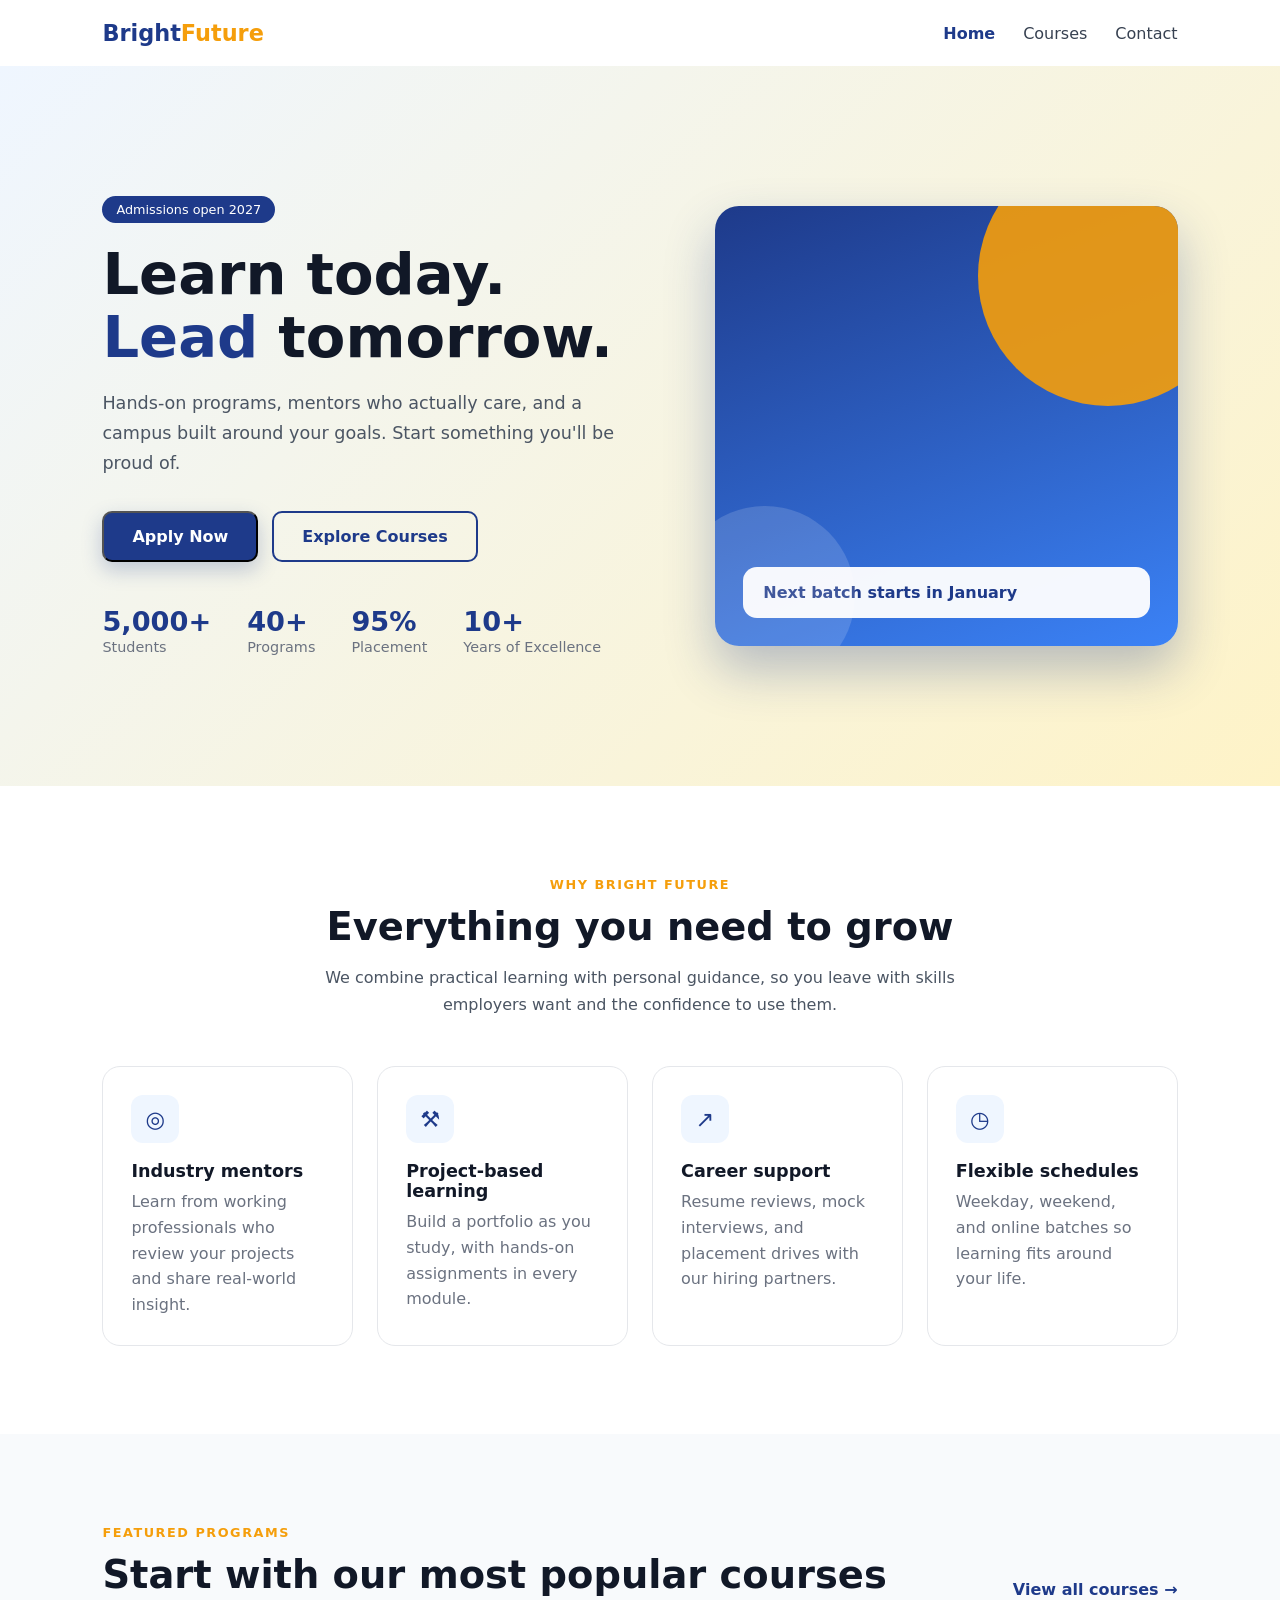
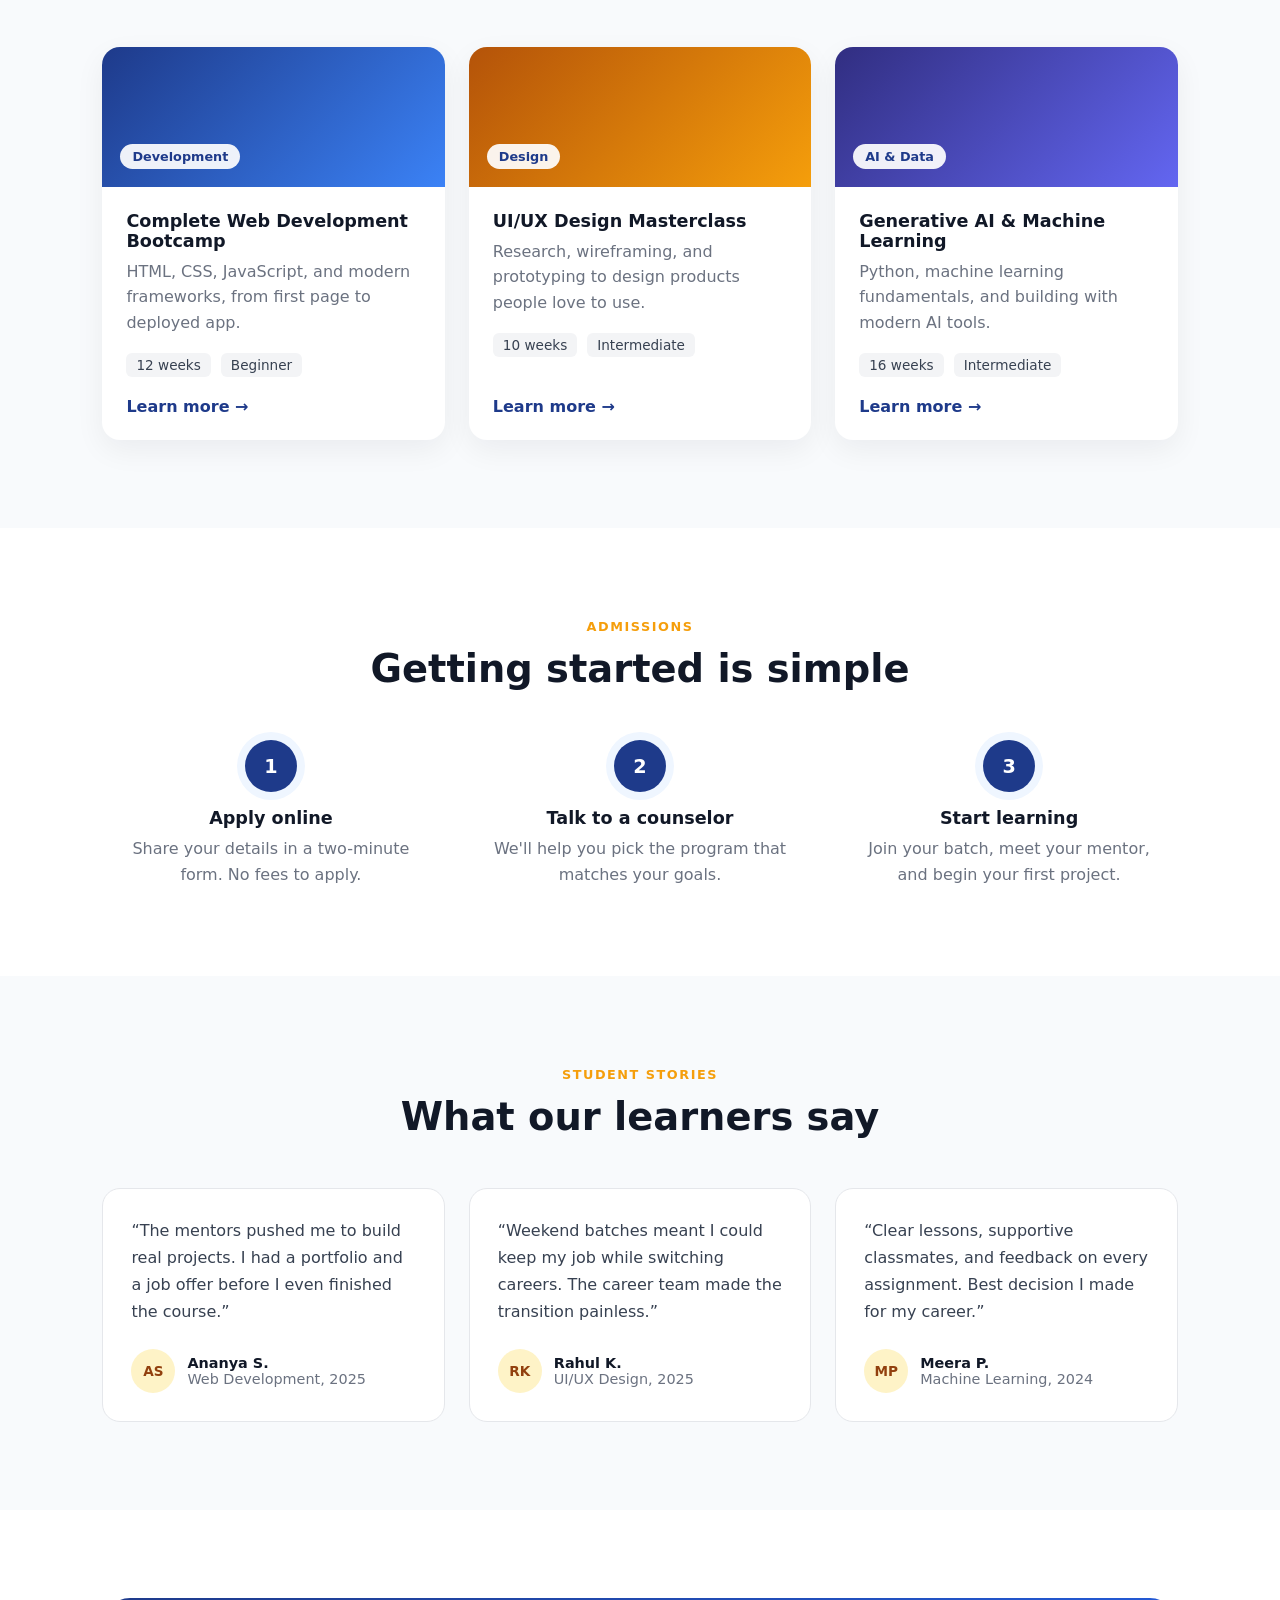
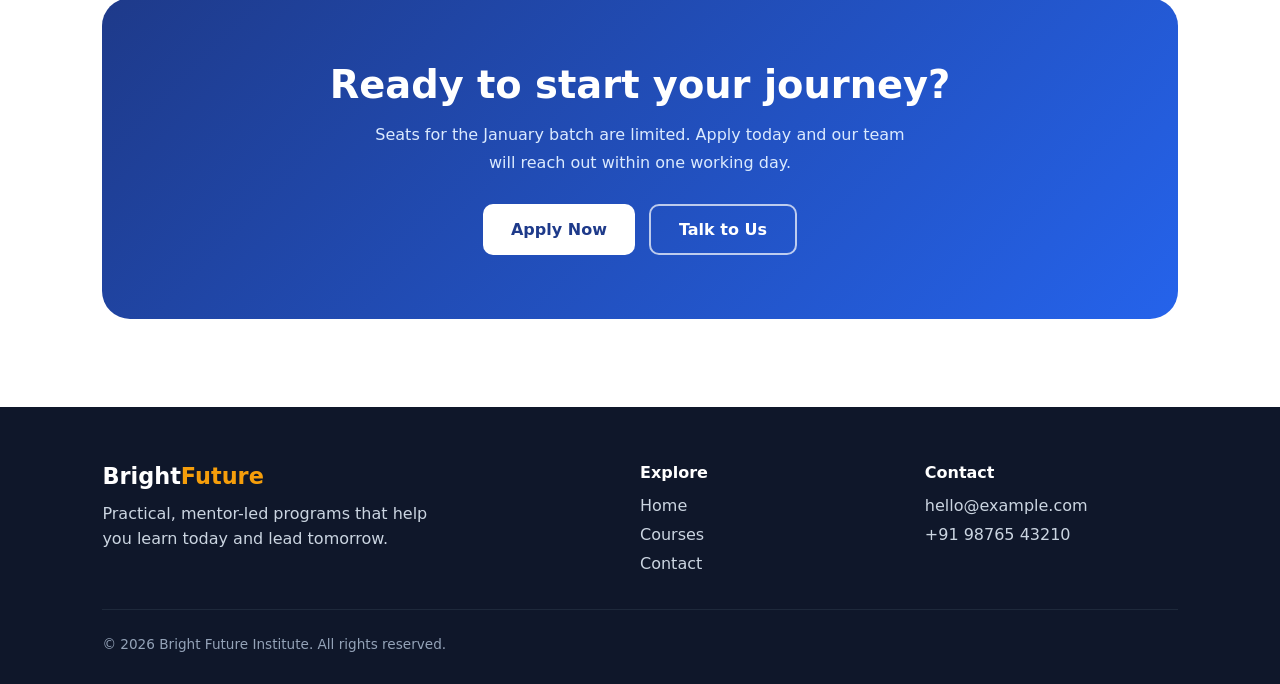
<file: index.html>
<!doctype html>
<html lang="en">
  <head>
    <meta charset="UTF-8" />
    <meta name="viewport" content="width=device-width, initial-scale=1.0" />
    <title>Bright Future Institute</title>
    <link rel="stylesheet" href="style.css" />
  </head>
  <body>
    <nav class="nav" aria-label="Main navigation">
      <div class="logo">Bright<span>Future</span></div>
      <button
        class="menu-toggle"
        type="button"
        aria-expanded="false"
        aria-controls="primary-navigation"
      >
        <span class="menu-toggle-label">Menu</span>
      </button>
      <ul class="nav-links" id="primary-navigation">
        <li><a href="index.html" aria-current="page">Home</a></li>
        <li><a href="course.html">Courses</a></li>
        <li><a href="contact.html">Contact</a></li>
      </ul>
    </nav>

    <section class="hero">
      <div>
        <span class="tag">Admissions open 2027</span>
        <h1>Learn today. <em>Lead</em> tomorrow.</h1>
        <p>
          Hands-on programs, mentors who actually care, and a campus built
          around your goals. Start something you'll be proud of.
        </p>
        <div class="btns">
          <button
            type="button"
            class="btn btn-primary"
            data-open-application
          >
            Apply Now
          </button>
          <a href="course.html" class="btn btn-outline">Explore Courses</a>
        </div>
        <div class="stats">
          <div>
            <strong data-count-target="5000" data-count-suffix="+">5,000+</strong>
            <span>Students</span>
          </div>
          <div>
            <strong data-count-target="40" data-count-suffix="+">40+</strong>
            <span>Programs</span>
          </div>
          <div>
            <strong data-count-target="95" data-count-suffix="%">95%</strong>
            <span>Placement</span>
          </div>
          <div>
            <strong data-count-target="10" data-count-suffix="+">10+</strong>
            <span>Years of Excellence</span>
          </div>
        </div>
      </div>

      <div class="visual">
        <div class="label">Next batch starts in January</div>
      </div>
    </section>

    <main>
      <section class="section" aria-labelledby="why-title">
        <div class="section-head">
          <span class="eyebrow">Why Bright Future</span>
          <h2 id="why-title">Everything you need to grow</h2>
          <p>
            We combine practical learning with personal guidance, so you leave
            with skills employers want and the confidence to use them.
          </p>
        </div>
        <div class="feature-grid">
          <article class="feature">
            <div class="feature-icon" aria-hidden="true">◎</div>
            <h3>Industry mentors</h3>
            <p>Learn from working professionals who review your projects and share real-world insight.</p>
          </article>
          <article class="feature">
            <div class="feature-icon" aria-hidden="true">⚒</div>
            <h3>Project-based learning</h3>
            <p>Build a portfolio as you study, with hands-on assignments in every module.</p>
          </article>
          <article class="feature">
            <div class="feature-icon" aria-hidden="true">↗</div>
            <h3>Career support</h3>
            <p>Resume reviews, mock interviews, and placement drives with our hiring partners.</p>
          </article>
          <article class="feature">
            <div class="feature-icon" aria-hidden="true">◷</div>
            <h3>Flexible schedules</h3>
            <p>Weekday, weekend, and online batches so learning fits around your life.</p>
          </article>
        </div>
      </section>

      <section class="section section-alt" aria-labelledby="programs-title">
        <div class="section-head section-head-row">
          <div>
            <span class="eyebrow">Featured programs</span>
            <h2 id="programs-title">Start with our most popular courses</h2>
          </div>
          <a href="course.html" class="text-link">View all courses →</a>
        </div>
        <div class="program-grid">
          <article class="program">
            <div class="program-banner banner-blue">
              <span>Development</span>
            </div>
            <div class="program-body">
              <h3>Complete Web Development Bootcamp</h3>
              <p>HTML, CSS, JavaScript, and modern frameworks, from first page to deployed app.</p>
              <ul class="program-meta">
                <li>12 weeks</li>
                <li>Beginner</li>
              </ul>
              <a href="course.html" class="text-link">Learn more →</a>
            </div>
          </article>
          <article class="program">
            <div class="program-banner banner-amber">
              <span>Design</span>
            </div>
            <div class="program-body">
              <h3>UI/UX Design Masterclass</h3>
              <p>Research, wireframing, and prototyping to design products people love to use.</p>
              <ul class="program-meta">
                <li>10 weeks</li>
                <li>Intermediate</li>
              </ul>
              <a href="course.html" class="text-link">Learn more →</a>
            </div>
          </article>
          <article class="program">
            <div class="program-banner banner-indigo">
              <span>AI &amp; Data</span>
            </div>
            <div class="program-body">
              <h3>Generative AI &amp; Machine Learning</h3>
              <p>Python, machine learning fundamentals, and building with modern AI tools.</p>
              <ul class="program-meta">
                <li>16 weeks</li>
                <li>Intermediate</li>
              </ul>
              <a href="course.html" class="text-link">Learn more →</a>
            </div>
          </article>
        </div>
      </section>

      <section class="section" aria-labelledby="steps-title">
        <div class="section-head">
          <span class="eyebrow">Admissions</span>
          <h2 id="steps-title">Getting started is simple</h2>
        </div>
        <ol class="steps">
          <li>
            <span class="step-number">1</span>
            <h3>Apply online</h3>
            <p>Share your details in a two-minute form. No fees to apply.</p>
          </li>
          <li>
            <span class="step-number">2</span>
            <h3>Talk to a counselor</h3>
            <p>We'll help you pick the program that matches your goals.</p>
          </li>
          <li>
            <span class="step-number">3</span>
            <h3>Start learning</h3>
            <p>Join your batch, meet your mentor, and begin your first project.</p>
          </li>
        </ol>
      </section>

      <section class="section section-alt" aria-labelledby="stories-title">
        <div class="section-head">
          <span class="eyebrow">Student stories</span>
          <h2 id="stories-title">What our learners say</h2>
        </div>
        <div class="testimonial-grid">
          <figure class="testimonial">
            <blockquote>
              “The mentors pushed me to build real projects. I had a portfolio
              and a job offer before I even finished the course.”
            </blockquote>
            <figcaption>
              <span class="avatar" aria-hidden="true">AS</span>
              <span><strong>Ananya S.</strong> Web Development, 2025</span>
            </figcaption>
          </figure>
          <figure class="testimonial">
            <blockquote>
              “Weekend batches meant I could keep my job while switching
              careers. The career team made the transition painless.”
            </blockquote>
            <figcaption>
              <span class="avatar" aria-hidden="true">RK</span>
              <span><strong>Rahul K.</strong> UI/UX Design, 2025</span>
            </figcaption>
          </figure>
          <figure class="testimonial">
            <blockquote>
              “Clear lessons, supportive classmates, and feedback on every
              assignment. Best decision I made for my career.”
            </blockquote>
            <figcaption>
              <span class="avatar" aria-hidden="true">MP</span>
              <span><strong>Meera P.</strong> Machine Learning, 2024</span>
            </figcaption>
          </figure>
        </div>
      </section>

      <section class="cta" aria-labelledby="cta-title">
        <h2 id="cta-title">Ready to start your journey?</h2>
        <p>Seats for the January batch are limited. Apply today and our team will reach out within one working day.</p>
        <div class="btns">
          <button type="button" class="btn btn-light" data-open-application>
            Apply Now
          </button>
          <a href="contact.html" class="btn btn-ghost">Talk to Us</a>
        </div>
      </section>
    </main>

    <footer class="footer">
      <div class="footer-grid">
        <div>
          <div class="logo">Bright<span>Future</span></div>
          <p>Practical, mentor-led programs that help you learn today and lead tomorrow.</p>
        </div>
        <div>
          <h3>Explore</h3>
          <ul>
            <li><a href="index.html">Home</a></li>
            <li><a href="course.html">Courses</a></li>
            <li><a href="contact.html">Contact</a></li>
          </ul>
        </div>
        <div>
          <h3>Contact</h3>
          <ul>
            <li>hello@example.com</li>
            <li>+91 98765 43210</li>
          </ul>
        </div>
      </div>
      <p class="footer-bottom">
        &copy; <span data-year>2026</span> Bright Future Institute. All rights reserved.
      </p>
    </footer>

    <dialog class="application-dialog" aria-labelledby="application-title">
      <button
        class="dialog-close"
        type="button"
        aria-label="Close application form"
      >
        &times;
      </button>
      <h2 id="application-title">Start your application</h2>
      <p>Tell us how to reach you and our admissions team can help you choose a program.</p>
      <form class="application-form">
        <label for="applicant-name">Your name</label>
        <input
          id="applicant-name"
          name="name"
          autocomplete="name"
          required
        />
        <label for="applicant-email">Email address</label>
        <input
          id="applicant-email"
          name="email"
          type="email"
          autocomplete="email"
          required
        />
        <button class="btn btn-primary" type="submit">Continue</button>
        <p class="form-message" role="status" hidden></p>
      </form>
    </dialog>

    <script>
      const menuToggle = document.querySelector(".menu-toggle");
      const navigation = document.querySelector(".nav-links");

      menuToggle.addEventListener("click", () => {
        const isExpanded = menuToggle.getAttribute("aria-expanded") === "true";
        menuToggle.setAttribute("aria-expanded", String(!isExpanded));
        navigation.classList.toggle("is-open", !isExpanded);
      });

      navigation.addEventListener("click", (event) => {
        if (event.target.closest("a")) {
          menuToggle.setAttribute("aria-expanded", "false");
          navigation.classList.remove("is-open");
        }
      });

      const applicationDialog = document.querySelector(".application-dialog");
      const applicationForm = document.querySelector(".application-form");
      const formMessage = document.querySelector(".form-message");

      document.querySelectorAll("[data-open-application]").forEach((button) => {
        button.addEventListener("click", () => {
          applicationForm.reset();
          formMessage.hidden = true;
          applicationDialog.showModal();
        });
      });

      document.querySelector(".dialog-close").addEventListener("click", () => {
        applicationDialog.close();
      });

      applicationDialog.addEventListener("click", (event) => {
        if (event.target === applicationDialog) {
          applicationDialog.close();
        }
      });

      applicationForm.addEventListener("submit", (event) => {
        event.preventDefault();
        const name = new FormData(applicationForm).get("name").trim();
        formMessage.textContent = `Thanks, ${name}! This demo doesn't send your application yet.`;
        formMessage.hidden = false;
      });

      document.querySelector("[data-year]").textContent = new Date().getFullYear();

      const counters = document.querySelectorAll("[data-count-target]");
      const showCounter = (counter) => {
        const target = Number(counter.dataset.countTarget);
        const suffix = counter.dataset.countSuffix;
        const duration = 900;
        const start = performance.now();

        const updateCounter = (now) => {
          const progress = Math.min((now - start) / duration, 1);
          const value = Math.round(target * progress);
          counter.textContent = `${new Intl.NumberFormat("en-US").format(value)}${suffix}`;
          if (progress < 1) {
            requestAnimationFrame(updateCounter);
          }
        };

        requestAnimationFrame(updateCounter);
      };

      if (
        window.matchMedia("(prefers-reduced-motion: reduce)").matches ||
        !("IntersectionObserver" in window)
      ) {
        counters.forEach((counter) => {
          counter.textContent = `${new Intl.NumberFormat("en-US").format(Number(counter.dataset.countTarget))}${counter.dataset.countSuffix}`;
        });
      } else {
        const statsObserver = new IntersectionObserver((entries, observer) => {
          entries.forEach((entry) => {
            if (entry.isIntersecting) {
              showCounter(entry.target);
              observer.unobserve(entry.target);
            }
          });
        });
        counters.forEach((counter) => statsObserver.observe(counter));
      }
    </script>
  </body>
</html>
</file>
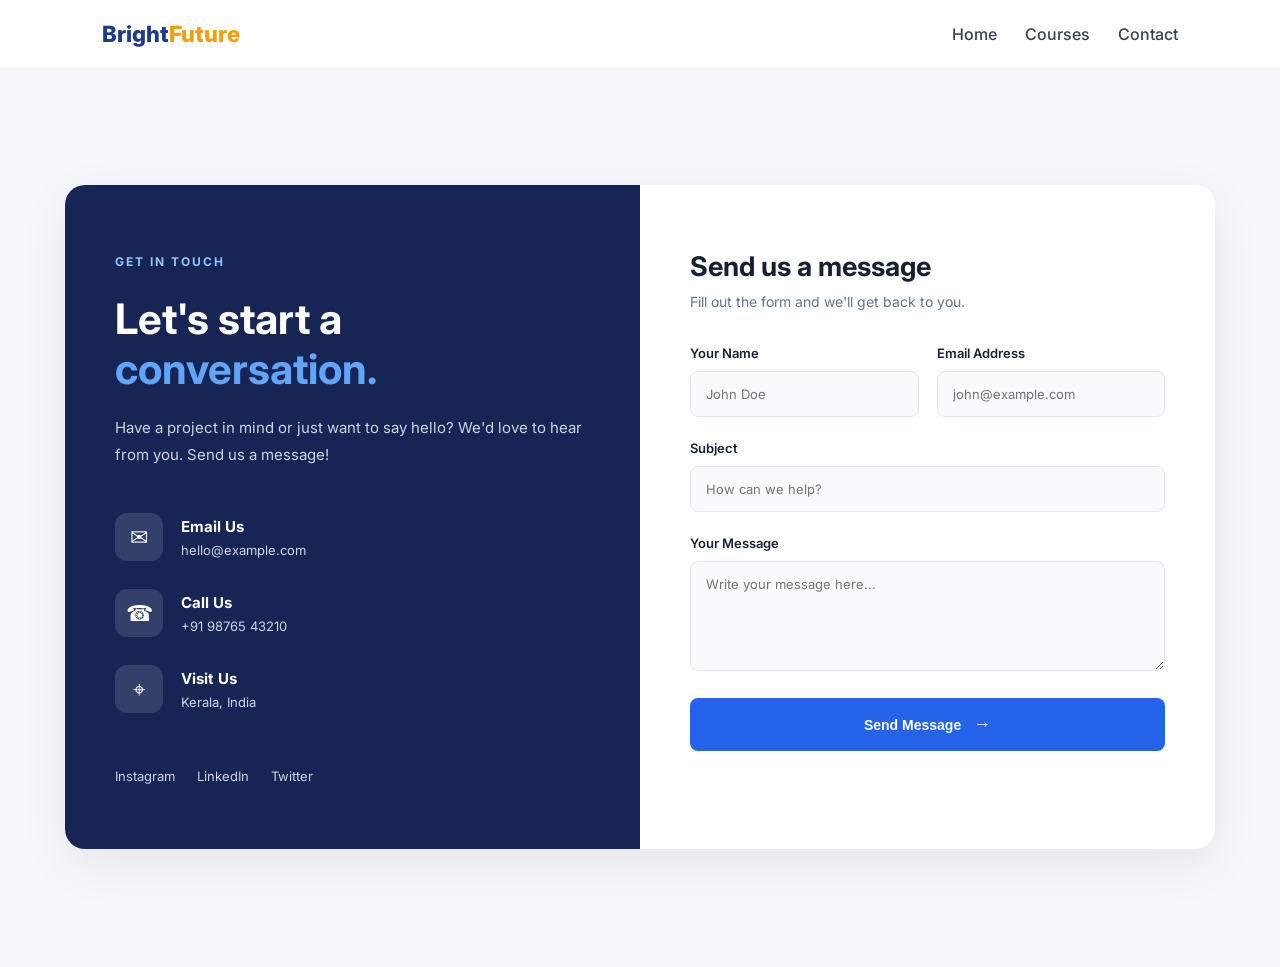
<file: contact.html>
<!DOCTYPE html>
<html lang="en">
<head>
    <meta charset="UTF-8">
    <meta name="viewport" content="width=device-width, initial-scale=1.0">
    <title>Contact Us</title>
    <!-- <link rel="stylesheet" href="style.css"> -->

    <style>

/* Google Font */
@import url('https://fonts.googleapis.com/css2?family=Inter:wght@400;500;600;700;800&display=swap');

* {
    margin: 0;
    padding: 0;
    box-sizing: border-box;
}

body {
    font-family: 'Inter', sans-serif;
    background: #f5f7fb;
    color: #172033;
}
 /* Navbar */
    .nav {
      display: flex;
      justify-content: space-between;
      align-items: center;
      padding: 20px 8%;
      background: #fff;
    }
    .logo { font-size: 1.4rem; font-weight: 800; color: #1e3a8a; }
    .logo span { color: #f59e0b; }
    .nav ul { display: flex; gap: 28px; list-style: none; }
    .nav a { text-decoration: none; color: #374151; font-weight: 500; }
    .nav a:hover { color: #1e3a8a; }
.contact-section {
    min-height: 100vh;
    display: flex;
    align-items: center;
    justify-content: center;
    padding: 70px 20px;
}

.contact-container {
    width: 100%;
    max-width: 1150px;
    display: grid;
    grid-template-columns: 1fr 1fr;
    background: #ffffff;
    border-radius: 20px;
    overflow: hidden;
    box-shadow: 0 15px 50px rgba(0,0,0,0.07);
}

/* Left Section */

.contact-info {
    background: #172554;
    color: #ffffff;
    padding: 65px 50px;
}

.tag {
    display: inline-block;
    font-size: 12px;
    letter-spacing: 2px;
    font-weight: 700;
    color: #93c5fd;
    margin-bottom: 25px;
}

.contact-info h1 {
    font-size: 42px;
    line-height: 1.2;
    margin-bottom: 20px;
}

.contact-info h1 span {
    color: #60a5fa;
}

.description {
    color: #cbd5e1;
    font-size: 15px;
    line-height: 1.8;
    margin-bottom: 45px;
}

.info-items {
    display: flex;
    flex-direction: column;
    gap: 28px;
}

.info-item {
    display: flex;
    align-items: center;
    gap: 18px;
}

.icon {
    width: 48px;
    height: 48px;
    background: rgba(255,255,255,0.12);
    border-radius: 12px;
    display: flex;
    align-items: center;
    justify-content: center;
    font-size: 22px;
}

.info-item h3 {
    font-size: 15px;
    margin-bottom: 6px;
}

.info-item p {
    font-size: 13px;
    color: #cbd5e1;
}

.social-links {
    display: flex;
    gap: 22px;
    margin-top: 55px;
}

.social-links a {
    color: #cbd5e1;
    text-decoration: none;
    font-size: 13px;
    transition: 0.3s;
}

.social-links a:hover {
    color: #60a5fa;
}

/* Right Section */

.contact-form {
    padding: 65px 50px;
}

.contact-form h2 {
    font-size: 27px;
    margin-bottom: 10px;
}

.contact-form > p {
    font-size: 14px;
    color: #64748b;
    margin-bottom: 35px;
}

.form-row {
    display: grid;
    grid-template-columns: 1fr 1fr;
    gap: 18px;
}

.form-group {
    margin-bottom: 23px;
}

.form-group label {
    display: block;
    font-size: 13px;
    font-weight: 600;
    margin-bottom: 10px;
}

.form-group input,
.form-group textarea {
    width: 100%;
    padding: 14px 15px;
    border: 1px solid #e2e8f0;
    border-radius: 8px;
    font-family: inherit;
    font-size: 13px;
    outline: none;
    background: #f8fafc;
    transition: 0.3s;
}

.form-group input:focus,
.form-group textarea:focus {
    border-color: #3b82f6;
    background: #ffffff;
}

.form-group textarea {
    resize: vertical;
}

.contact-form button {
    width: 100%;
    padding: 16px;
    border: none;
    border-radius: 8px;
    background: #2563eb;
    color: #ffffff;
    font-size: 14px;
    font-weight: 600;
    cursor: pointer;
    transition: 0.3s;
}

.contact-form button:hover {
    background: #1d4ed8;
}

.contact-form button span {
    margin-left: 8px;
    font-size: 18px;
}

/* Tablet */

@media (max-width: 900px) {

    .contact-container {
        max-width: 650px;
        grid-template-columns: 1fr;
    }

    .contact-info,
    .contact-form {
        padding: 45px 35px;
    }

    .contact-info h1 {
        font-size: 36px;
    }

}

/* Mobile */

@media (max-width: 500px) {

    .contact-section {
        padding: 25px 15px;
    }

    .contact-info,
    .contact-form {
        padding: 35px 22px;
    }

    .contact-info h1 {
        font-size: 30px;
    }

    .description {
        font-size: 14px;
    }

    .form-row {
        grid-template-columns: 1fr;
        gap: 0;
    }

    .contact-form h2 {
        font-size: 23px;
    }

    .social-links {
        flex-wrap: wrap;
        gap: 15px;
    }

}

    </style>
</head>
<body>

    <nav class="nav">
    <div class="logo">Bright<span>Future</span></div>
    <ul>
      <li><a href="index.html">Home</a></li>
      <li><a href="course.html">Courses</a></li>
      <li><a href="contact.html">Contact</a></li>
    </ul>
  </nav>

    <section class="contact-section">

        <div class="contact-container">

            <!-- Left Content -->
            <div class="contact-info">
                <span class="tag">GET IN TOUCH</span>

                <h1>Let's start a <span>conversation.</span></h1>

                <p class="description">
                    Have a project in mind or just want to say hello?
                    We'd love to hear from you. Send us a message!
                </p>

                <div class="info-items">

                    <div class="info-item">
                        <div class="icon">✉</div>
                        <div>
                            <h3>Email Us</h3>
                            <p>hello@example.com</p>
                        </div>
                    </div>

                    <div class="info-item">
                        <div class="icon">☎</div>
                        <div>
                            <h3>Call Us</h3>
                            <p>+91 98765 43210</p>
                        </div>
                    </div>

                    <div class="info-item">
                        <div class="icon">⌖</div>
                        <div>
                            <h3>Visit Us</h3>
                            <p>Kerala, India</p>
                        </div>
                    </div>

                </div>

                <div class="social-links">
                    <a href="#">Instagram</a>
                    <a href="#">LinkedIn</a>
                    <a href="#">Twitter</a>
                </div>
            </div>


            <!-- Right Contact Form -->
            <div class="contact-form">

                <h2>Send us a message</h2>
                <p>Fill out the form and we'll get back to you.</p>

                <form action="#" method="POST">

                    <div class="form-row">
                        <div class="form-group">
                            <label for="name">Your Name</label>
                            <input type="text" id="name"
                                placeholder="John Doe" required>
                        </div>

                        <div class="form-group">
                            <label for="email">Email Address</label>
                            <input type="email" id="email"
                                placeholder="john@example.com" required>
                        </div>
                    </div>

                    <div class="form-group">
                        <label for="subject">Subject</label>
                        <input type="text" id="subject"
                            placeholder="How can we help?">
                    </div>

                    <div class="form-group">
                        <label for="message">Your Message</label>
                        <textarea id="message" rows="5"
                            placeholder="Write your message here..."
                            required></textarea>
                    </div>

                    <button type="submit">
                        Send Message <span>→</span>
                    </button>

                </form>

            </div>

        </div>
    </section>

</body>
</html>
</file>
<file: style.css>
* {
        margin: 0;
        padding: 0;
        box-sizing: border-box;
      }

      body {
        font-family:
          "Segoe UI",
          system-ui,
          -apple-system,
          sans-serif;
        color: #1f2937;
      }

      /* Navbar */
      .nav {
        display: flex;
        justify-content: space-between;
        align-items: center;
        padding: 20px 8%;
        background: #fff;
      }
      .logo {
        font-size: 1.4rem;
        font-weight: 800;
        color: #1e3a8a;
      }
      .logo span {
        color: #f59e0b;
      }
      .nav ul {
        display: flex;
        gap: 28px;
        list-style: none;
      }
      .menu-toggle {
        display: none;
      }
      .nav a {
        text-decoration: none;
        color: #374151;
        font-weight: 500;
      }
      .nav a:hover {
        color: #1e3a8a;
      }

      /* Hero */
      .hero {
        display: grid;
        grid-template-columns: 1.1fr 0.9fr;
        align-items: center;
        gap: 48px;
        padding: 80px 8%;
        background: linear-gradient(135deg, #eff6ff 0%, #fef3c7 100%);
        min-height: 80vh;
      }
      .tag {
        display: inline-block;
        background: #1e3a8a;
        color: #fff;
        font-size: 0.8rem;
        padding: 6px 14px;
        border-radius: 999px;
        margin-bottom: 20px;
      }
      .hero h1 {
        font-size: clamp(2.2rem, 5vw, 3.6rem);
        line-height: 1.1;
        color: #111827;
        margin-bottom: 20px;
      }
      .hero h1 em {
        font-style: normal;
        color: #1e3a8a;
      }
      .hero p {
        font-size: 1.1rem;
        line-height: 1.7;
        color: #4b5563;
        max-width: 520px;
        margin-bottom: 32px;
      }
      .btns {
        display: flex;
        gap: 14px;
        flex-wrap: wrap;
      }
      .btn {
        display: inline-block;
        padding: 14px 28px;
        border-radius: 10px;
        font-weight: 600;
        text-decoration: none;
        transition:
          transform 0.2s,
          box-shadow 0.2s;
        font: inherit;
        font-weight: 600;
        cursor: pointer;
      }
      .btn:hover {
        transform: translateY(-2px);
      }
      .btn-primary {
        background: #1e3a8a;
        color: #fff;
        box-shadow: 0 8px 20px rgba(30, 58, 138, 0.25);
      }
      .btn-outline {
        border: 2px solid #1e3a8a;
        color: #1e3a8a;
      }

      .stats {
        display: flex;
        gap: 36px;
        margin-top: 44px;
      }
      .stats strong {
        display: block;
        font-size: 1.7rem;
        color: #1e3a8a;
      }
      .stats span {
        font-size: 0.9rem;
        color: #6b7280;
      }

      /* Right side visual (swap for a real photo) */
      .visual {
        height: 440px;
        border-radius: 24px;
        background: linear-gradient(160deg, #1e3a8a, #3b82f6);
        position: relative;
        overflow: hidden;
        box-shadow: 0 24px 50px rgba(30, 58, 138, 0.3);
      }
      .visual::before,
      .visual::after {
        content: "";
        position: absolute;
        border-radius: 50%;
      }
      .visual::before {
        width: 260px;
        height: 260px;
        background: #f59e0b;
        opacity: 0.9;
        top: -60px;
        right: -60px;
      }
      .visual::after {
        width: 180px;
        height: 180px;
        background: #fff;
        opacity: 0.15;
        bottom: -40px;
        left: -40px;
      }
      .visual .label {
        position: absolute;
        bottom: 28px;
        left: 28px;
        right: 28px;
        background: rgba(255, 255, 255, 0.95);
        padding: 16px 20px;
        border-radius: 14px;
        font-weight: 600;
        color: #1e3a8a;
      }

      .application-dialog {
        width: min(440px, calc(100% - 32px));
        margin: auto;
        padding: 32px;
        border: 0;
        border-radius: 18px;
        color: #1f2937;
        box-shadow: 0 24px 70px rgba(17, 24, 39, 0.25);
      }
      .application-dialog::backdrop {
        background: rgba(15, 23, 42, 0.6);
      }
      .application-dialog h2 {
        color: #111827;
        margin-bottom: 10px;
      }
      .application-dialog > p {
        color: #6b7280;
        line-height: 1.6;
        margin-bottom: 22px;
      }
      .dialog-close {
        position: absolute;
        top: 12px;
        right: 16px;
        border: 0;
        background: none;
        color: #6b7280;
        font-size: 1.7rem;
        cursor: pointer;
      }
      .application-form {
        display: grid;
        gap: 10px;
      }
      .application-form label {
        font-weight: 600;
        font-size: 0.9rem;
      }
      .application-form input {
        width: 100%;
        padding: 12px;
        margin-bottom: 8px;
        border: 1px solid #d1d5db;
        border-radius: 8px;
        font: inherit;
      }
      .application-form .btn {
        justify-self: start;
        border: 0;
      }
      .form-message {
        color: #1e3a8a;
        line-height: 1.5;
      }

      .nav a[aria-current="page"] {
        color: #1e3a8a;
        font-weight: 600;
      }

      /* Shared section layout */
      .section {
        padding: 88px 8%;
      }
      .section-alt {
        background: #f8fafc;
      }
      .section-head {
        max-width: 640px;
        margin: 0 auto 48px;
        text-align: center;
      }
      .section-head-row {
        display: flex;
        justify-content: space-between;
        align-items: flex-end;
        gap: 20px;
        flex-wrap: wrap;
        max-width: none;
        text-align: left;
      }
      .eyebrow {
        display: inline-block;
        color: #f59e0b;
        font-size: 0.8rem;
        font-weight: 700;
        letter-spacing: 0.12em;
        text-transform: uppercase;
        margin-bottom: 12px;
      }
      .section h2 {
        font-size: clamp(1.7rem, 3.5vw, 2.4rem);
        line-height: 1.2;
        color: #111827;
      }
      .section-head p {
        margin-top: 14px;
        color: #4b5563;
        line-height: 1.7;
      }
      .text-link {
        color: #1e3a8a;
        font-weight: 600;
        text-decoration: none;
      }
      .text-link:hover {
        text-decoration: underline;
      }

      /* Features */
      .feature-grid {
        display: grid;
        grid-template-columns: repeat(4, 1fr);
        gap: 24px;
      }
      .feature {
        padding: 28px;
        border: 1px solid #e5e7eb;
        border-radius: 18px;
        background: #fff;
        transition:
          transform 0.2s,
          box-shadow 0.2s;
      }
      .feature:hover {
        transform: translateY(-4px);
        box-shadow: 0 16px 36px rgba(30, 58, 138, 0.1);
      }
      .feature-icon {
        display: grid;
        place-items: center;
        width: 48px;
        height: 48px;
        margin-bottom: 18px;
        border-radius: 12px;
        background: #eff6ff;
        color: #1e3a8a;
        font-size: 1.4rem;
      }
      .feature h3,
      .program h3,
      .steps h3 {
        font-size: 1.1rem;
        color: #111827;
        margin-bottom: 8px;
      }
      .feature p,
      .program p,
      .steps p {
        color: #6b7280;
        line-height: 1.6;
      }

      /* Programs */
      .program-grid {
        display: grid;
        grid-template-columns: repeat(3, 1fr);
        gap: 24px;
      }
      .program {
        display: flex;
        flex-direction: column;
        overflow: hidden;
        border-radius: 18px;
        background: #fff;
        box-shadow: 0 10px 30px rgba(17, 24, 39, 0.06);
      }
      .program-banner {
        display: flex;
        align-items: flex-end;
        height: 140px;
        padding: 18px;
      }
      .program-banner span {
        padding: 5px 12px;
        border-radius: 999px;
        background: rgba(255, 255, 255, 0.92);
        color: #1e3a8a;
        font-size: 0.8rem;
        font-weight: 600;
      }
      .banner-blue {
        background: linear-gradient(135deg, #1e3a8a, #3b82f6);
      }
      .banner-amber {
        background: linear-gradient(135deg, #b45309, #f59e0b);
      }
      .banner-indigo {
        background: linear-gradient(135deg, #312e81, #6366f1);
      }
      .program-body {
        display: flex;
        flex-direction: column;
        flex: 1;
        padding: 24px;
      }
      .program-meta {
        display: flex;
        gap: 10px;
        margin: 18px 0 20px;
        list-style: none;
      }
      .program-meta li {
        padding: 4px 10px;
        border-radius: 6px;
        background: #f3f4f6;
        color: #374151;
        font-size: 0.85rem;
      }
      .program .text-link {
        margin-top: auto;
      }

      /* Steps */
      .steps {
        display: grid;
        grid-template-columns: repeat(3, 1fr);
        gap: 32px;
        list-style: none;
      }
      .steps li {
        text-align: center;
        padding: 0 12px;
      }
      .step-number {
        display: inline-grid;
        place-items: center;
        width: 52px;
        height: 52px;
        margin-bottom: 16px;
        border-radius: 50%;
        background: #1e3a8a;
        color: #fff;
        font-size: 1.2rem;
        font-weight: 700;
        box-shadow: 0 0 0 8px #eff6ff;
      }

      /* Testimonials */
      .testimonial-grid {
        display: grid;
        grid-template-columns: repeat(3, 1fr);
        gap: 24px;
      }
      .testimonial {
        display: flex;
        flex-direction: column;
        justify-content: space-between;
        gap: 24px;
        padding: 28px;
        border-radius: 18px;
        background: #fff;
        border: 1px solid #e5e7eb;
      }
      .testimonial blockquote {
        color: #374151;
        line-height: 1.7;
      }
      .testimonial figcaption {
        display: flex;
        align-items: center;
        gap: 12px;
        font-size: 0.9rem;
        color: #6b7280;
      }
      .testimonial figcaption strong {
        display: block;
        color: #111827;
      }
      .avatar {
        display: grid;
        place-items: center;
        flex-shrink: 0;
        width: 44px;
        height: 44px;
        border-radius: 50%;
        background: #fef3c7;
        color: #92400e;
        font-weight: 700;
        font-size: 0.85rem;
      }

      /* Call to action */
      .cta {
        margin: 88px 8%;
        padding: 64px 8%;
        border-radius: 28px;
        background: linear-gradient(135deg, #1e3a8a, #2563eb);
        color: #fff;
        text-align: center;
      }
      .cta h2 {
        font-size: clamp(1.7rem, 3.5vw, 2.4rem);
        margin-bottom: 14px;
      }
      .cta p {
        max-width: 560px;
        margin: 0 auto 28px;
        color: #dbeafe;
        line-height: 1.7;
      }
      .cta .btns {
        justify-content: center;
      }
      .btn-light {
        border: 0;
        background: #fff;
        color: #1e3a8a;
      }
      .btn-ghost {
        border: 2px solid rgba(255, 255, 255, 0.7);
        color: #fff;
      }

      /* Footer */
      .footer {
        padding: 56px 8% 28px;
        background: #0f172a;
        color: #cbd5e1;
      }
      .footer-grid {
        display: grid;
        grid-template-columns: 2fr 1fr 1fr;
        gap: 32px;
        padding-bottom: 36px;
        border-bottom: 1px solid #1e293b;
      }
      .footer .logo {
        color: #fff;
        margin-bottom: 12px;
      }
      .footer p {
        max-width: 340px;
        line-height: 1.6;
      }
      .footer h3 {
        color: #fff;
        font-size: 1rem;
        margin-bottom: 14px;
      }
      .footer ul {
        display: grid;
        gap: 10px;
        list-style: none;
      }
      .footer a {
        color: #cbd5e1;
        text-decoration: none;
      }
      .footer a:hover {
        color: #fff;
      }
      .footer .footer-bottom {
        max-width: none;
        padding-top: 24px;
        font-size: 0.85rem;
        color: #94a3b8;
      }

      @media (max-width: 1024px) {
        .feature-grid {
          grid-template-columns: repeat(2, 1fr);
        }
        .program-grid,
        .testimonial-grid {
          grid-template-columns: repeat(2, 1fr);
        }
      }

      @media (max-width: 860px) {
        .hero {
          grid-template-columns: 1fr;
          padding: 56px 6%;
        }
        .visual {
          height: 280px;
        }
        .nav {
          position: relative;
        }
        .menu-toggle {
          display: inline-flex;
          padding: 9px 14px;
          border: 1px solid #d1d5db;
          border-radius: 8px;
          background: #fff;
          color: #1e3a8a;
          font: inherit;
          font-weight: 600;
          cursor: pointer;
        }
        .nav .nav-links {
          display: none;
          position: absolute;
          z-index: 2;
          top: 100%;
          right: 6%;
          flex-direction: column;
          gap: 0;
          min-width: 180px;
          padding: 8px;
          border: 1px solid #e5e7eb;
          border-radius: 10px;
          background: #fff;
          box-shadow: 0 12px 30px rgba(17, 24, 39, 0.12);
        }
        .nav .nav-links.is-open {
          display: flex;
        }
        .nav-links a {
          display: block;
          padding: 10px 12px;
          border-radius: 6px;
        }
        .nav-links a:hover {
          background: #eff6ff;
        }
        .section {
          padding: 64px 6%;
        }
        .program-grid,
        .testimonial-grid,
        .steps {
          grid-template-columns: 1fr;
        }
        .cta {
          margin: 64px 6%;
        }
        .footer {
          padding: 48px 6% 24px;
        }
        .footer-grid {
          grid-template-columns: 1fr 1fr;
        }
        .footer-grid > div:first-child {
          grid-column: 1 / -1;
        }
      }

      @media (max-width: 480px) {
        .stats {
          gap: 18px;
          justify-content: space-between;
        }
        .stats strong {
          font-size: 1.35rem;
        }
        .application-dialog {
          padding: 28px 22px;
        }
        .stats {
          flex-wrap: wrap;
        }
        .feature-grid {
          grid-template-columns: 1fr;
        }
        .cta {
          padding: 48px 24px;
          border-radius: 20px;
        }
      }
</file>
